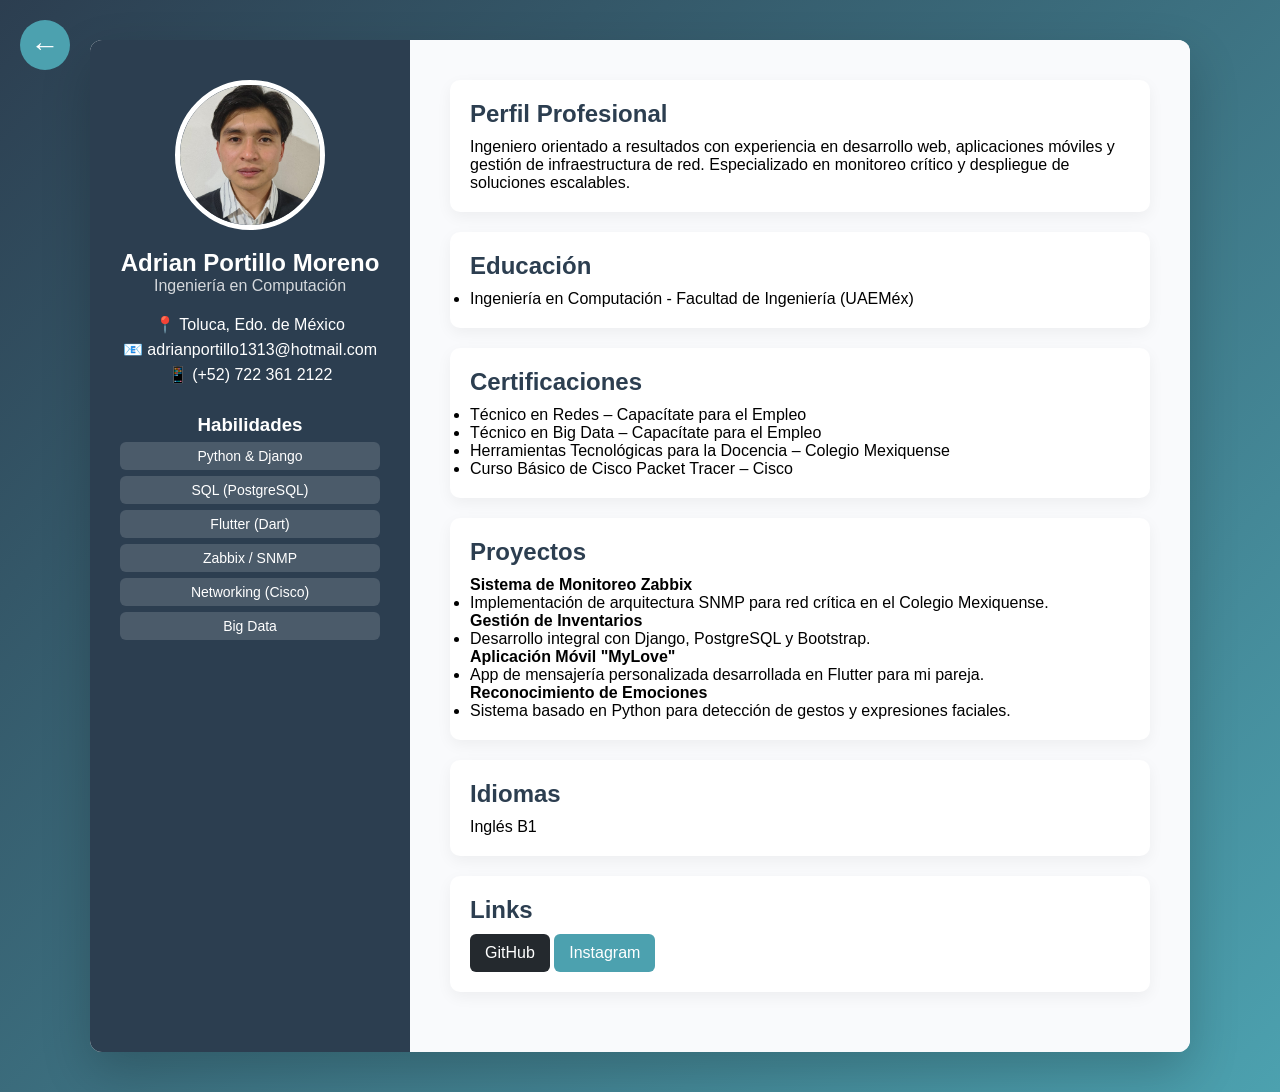
<file: cv/Adrian/index.html>
<!DOCTYPE html>
<html lang="es">

<head>
    <meta charset="UTF-8">
    <title>CV - Adrian Portillo Moreno</title>
    <link rel="stylesheet" href="../../css/styles.css">
    <meta name="viewport" content="width=device-width, initial-scale=1.0">
</head>

<body class="cv">

    <a href="../../index.html" class="back-btn" title="Regresar al Inicio">←</a>

    <div class="wrapper">

        <aside class="sidebar">
            <img src="../../img/adrian.jpg" alt="Foto de perfil" class="profile-pic">

            <h1 class="cv">Adrian Portillo Moreno</h1>
            <p class="role">Ingeniería en Computación</p>

            <div class="contact">
                <p>📍 Toluca, Edo. de México</p>
                <p>
                    <a href="mailto:adrianportillo1313@hotmail.com?subject=Contacto desde portafolio"
                        title="Enviar Correo">
                        📧 adrianportillo1313@hotmail.com
                    </a>
                </p>
                <p>📱 (+52) 722 361 2122</p>
            </div>

            <div class="skills">
                <h3>Habilidades</h3>
                <div class="skill">Python & Django</div>
                <div class="skill">SQL (PostgreSQL)</div>
                <div class="skill">Flutter (Dart)</div>
                <div class="skill">Zabbix / SNMP</div>
                <div class="skill">Networking (Cisco)</div>
                <div class="skill">Big Data</div>
            </div>
        </aside>

        <main class="content">

            <section class="card">
                <h2>Perfil Profesional</h2>
                <p>
                    Ingeniero orientado a resultados con experiencia en desarrollo web, aplicaciones móviles y gestión
                    de infraestructura de red.
                    Especializado en monitoreo crítico y despliegue de soluciones escalables.
                </p>
            </section>

            <section class="card">
                <h2>Educación</h2>
                <ul>
                    <li>Ingeniería en Computación - Facultad de Ingeniería (UAEMéx)</li>
                </ul>
            </section>

            <section class="card">
                <h2>Certificaciones</h2>
                <ul>
                    <li>Técnico en Redes – Capacítate para el Empleo</li>
                    <li>Técnico en Big Data – Capacítate para el Empleo</li>
                    <li>Herramientas Tecnológicas para la Docencia – Colegio Mexiquense</li>
                    <li>Curso Básico de Cisco Packet Tracer – Cisco</li>
                </ul>
            </section>

            <section class="card">
                <h2>Proyectos</h2>
                <p><strong>Sistema de Monitoreo Zabbix</strong></p>
                <ul>
                    <li>Implementación de arquitectura SNMP para red crítica en el Colegio Mexiquense.</li>
                </ul>
                <p><strong>Gestión de Inventarios</strong></p>
                <ul>
                    <li>Desarrollo integral con Django, PostgreSQL y Bootstrap.</li>
                </ul>
                <p><strong>Aplicación Móvil "MyLove"</strong></p>
                <ul>
                    <li>App de mensajería personalizada desarrollada en Flutter para mi pareja.</li>
                </ul>
                <p><strong>Reconocimiento de Emociones</strong></p>
                <ul>
                    <li>Sistema basado en Python para detección de gestos y expresiones faciales.</li>
                </ul>
            </section>

            <section class="card">
                <h2>Idiomas</h2>
                <p>Inglés B1</p>
            </section>

            <section class="card">
                <h2>Links</h2>
                <div class="links-container">
                    <a href="https://github.com/g3adrianportillomoreno-png" target="_blank" class="btn"
                        style="background-color: #24292e;">GitHub</a>
                    <a href="https://www.instagram.com/adrian.portillo10?igsh=azh4dW0zMWlueW1p" target="_blank"
                        class="btn">Instagram</a>
                </div>
            </section>

        </main>

    </div>

</body>

</html>
</file>
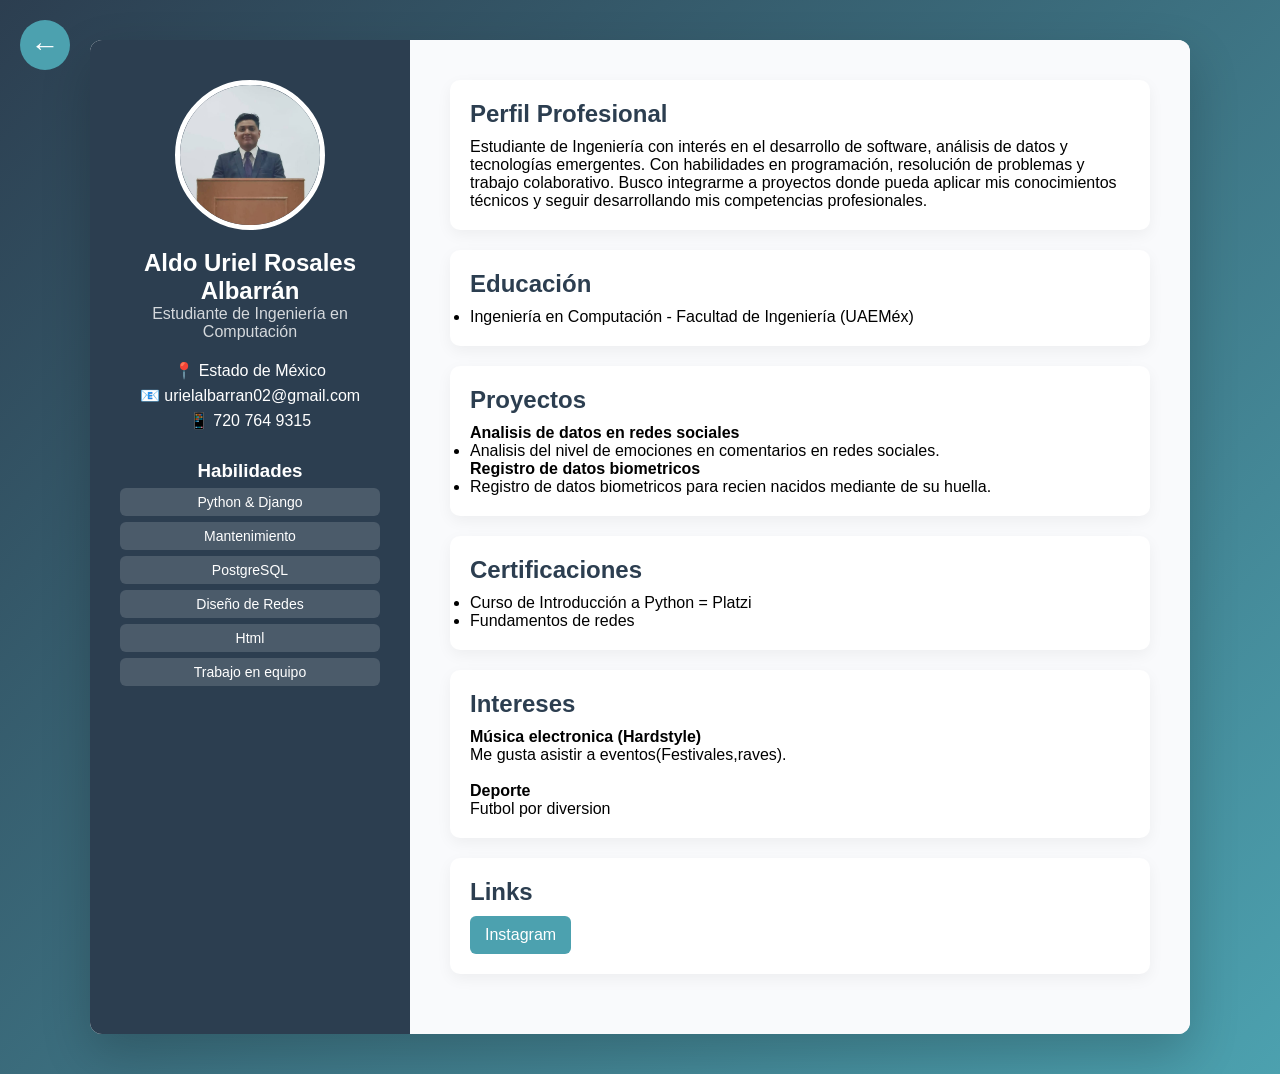
<file: cv/Aldo/index.html>
<!DOCTYPE html>
<html lang="es">
<head>
    <meta charset="UTF-8">
    <title>CV - Aldo Uriel Rosales Albarrán</title>
    <link rel="stylesheet" href="../../css/styles.css">
    <meta name="viewport" content="width=device-width, initial-scale=1.0">
</head>
<body class="cv">

<a href="../../index.html" class="back-btn">←</a>

<div class="wrapper">

    <aside class="sidebar">
        <img src="../../img/al2.jpg" alt="Foto de perfil" class="profile-pic" onerror="this.src='https://via.placeholder.com/150?text=Foto';">

        <h1 class="cv">Aldo Uriel Rosales Albarrán</h1>
        <p class="role">Estudiante de Ingeniería en Computación</p>

        <div class="contact">
            <p>📍 Estado de México</p>
            <p>
                <a href="mailto: urielalbarran02@gmail.com?subject=Contacto desde portafolio&body=Hola Aldo, vi tu portafolio..." title="Enviar Correo">
                    📧 urielalbarran02@gmail.com
                </a>
            </p>
            <p>📱 720 764 9315</p>
        </div>

        <div class="skills">
            <h3>Habilidades</h3>
            <div class="skill">Python & Django</div>
            <div class="skill">Mantenimiento</div>
            <div class="skill">PostgreSQL</div>
            <div class="skill">Diseño de Redes</div>
            <div class="skill">Html</div>
            <div class="skill">Trabajo en equipo</div>
        </div>
    </aside>

    <main class="content">

        <section class="card">
            <h2>Perfil Profesional</h2>
            <p>
                Estudiante de Ingeniería con interés en el desarrollo de software, análisis de datos y tecnologías emergentes. 
                Con habilidades en programación, resolución de problemas y trabajo colaborativo.
                Busco integrarme a proyectos donde pueda aplicar mis conocimientos técnicos y seguir desarrollando mis competencias profesionales.
            </p>
        </section>

        <section class="card">
                <h2>Educación</h2>
                <ul>
                    <li>Ingeniería en Computación - Facultad de Ingeniería (UAEMéx)</li>
                </ul>
            </section>

        <section class="card">
            <h2>Proyectos</h2>

            <p><strong>Analisis de datos en redes sociales</strong></p>
            <ul>
                <li>Analisis del nivel de emociones en comentarios en redes sociales. </li>
            </ul>

            <p><strong>Registro de datos biometricos</strong></p>
            <ul>
                <li>Registro de datos biometricos para recien nacidos mediante de su huella. 
                    
                </li>
            </ul>
        </section>

        <section class="card">
            <h2>Certificaciones</h2>
            <ul class="certifications">
                <li>Curso de Introducción a Python = Platzi</li>
                <li>Fundamentos de redes</li>
            </ul>
        </section>

        <section class="card">
            <h2>Intereses</h2>

            <div class="interest-item">
                <p><strong>Música electronica (Hardstyle)</strong></p>
                <p>Me gusta asistir a eventos(Festivales,raves).</p>
                
              
            </div>

            <br>

            <div class="interest-item">
                <p><strong>Deporte</strong></p>
                <p>Futbol por diversion </p>
            </div>
        </section>

        <section class="card">
            <h2>Links</h2>
            <div class="links-container">
            <a href="https://www.instagram.com/aldouriel312/" target="_blank"
                        class="btn">Instagram</a>
            </div>
        </section>

    </main>

</div>

</body>
</html>
</file>
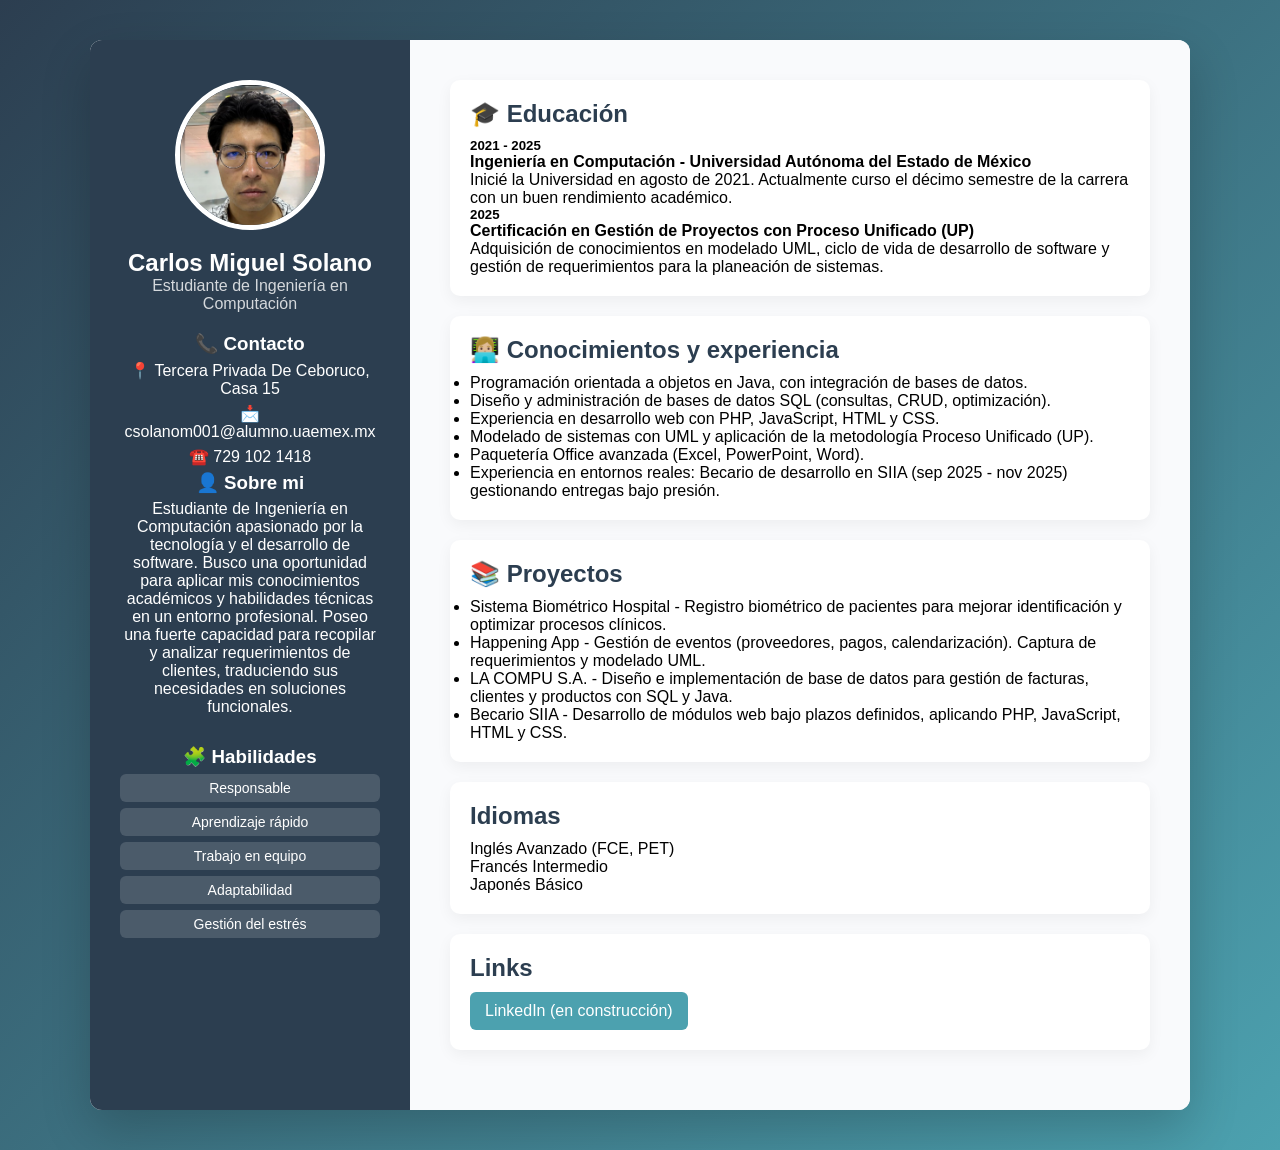
<file: cv/carlos/index.html>
<!DOCTYPE html>
<html lang="es">
<head>
    <meta charset="UTF-8">
    <title>CV - Carlos Miguel Solano</title>
    <link rel="stylesheet" href="../../css/styles.css">
    <meta name="viewport" content="width=device-width, initial-scale=1.0">
</head>
<body>

<div class="wrapper">

    <aside class="sidebar">
        <img src="../../img/CS.jpeg" alt="Foto de perfil" class="profile-pic">

        <h1>Carlos Miguel Solano</h1>
        <p class="role">Estudiante de Ingeniería en Computación</p>

        <div class="contact">
            <h3>📞 Contacto</h3>
            <p>📍 Tercera Privada De Ceboruco, Casa 15</p>
            <p>📩 csolanom001@alumno.uaemex.mx</p>
            <p>☎️ 729 102 1418</p>
        </div>

        <div class="contact">
            <h3>👤 Sobre mi</h3>
            <p>
                Estudiante de Ingeniería en Computación apasionado por la tecnología y el desarrollo de software. Busco una oportunidad para aplicar mis conocimientos académicos y habilidades técnicas en un entorno profesional. Poseo una fuerte capacidad para recopilar y analizar requerimientos de clientes, traduciendo sus necesidades en soluciones funcionales.
            </p>
        </div>

        <div class="skills">
            <h3>🧩 Habilidades</h3>
            <div class="skill">Responsable</div>
            <div class="skill">Aprendizaje rápido</div>
            <div class="skill">Trabajo en equipo</div>
            <div class="skill">Adaptabilidad</div>
            <div class="skill">Gestión del estrés</div>
        </div>
    </aside>

    <main class="content">

        <section class="card">
            <h2>🎓 Educación</h2>
            <h5>2021 - 2025</h5>
            <h4>Ingeniería en Computación - Universidad Autónoma del Estado de México</h4>
            <p>
                Inicié la Universidad en agosto de 2021. Actualmente curso el décimo semestre de la carrera con un buen rendimiento académico.
            </p>

            <h5> 2025</h5>
            <h4>Certificación en Gestión de Proyectos con Proceso Unificado (UP)</h4>
            <p>
                Adquisición de conocimientos en modelado UML, ciclo de vida de desarrollo de software y gestión de requerimientos para la planeación de sistemas.
            </p>
        </section>

        <section class="card">
            <h2>👩🏼‍💻 Conocimientos y experiencia</h2>
            <ul>
                <li>Programación orientada a objetos en Java, con integración de bases de datos.</li>
                <li>Diseño y administración de bases de datos SQL (consultas, CRUD, optimización).</li>
                <li>Experiencia en desarrollo web con PHP, JavaScript, HTML y CSS.</li>
                <li>Modelado de sistemas con UML y aplicación de la metodología Proceso Unificado (UP).</li>
                <li>Paquetería Office avanzada (Excel, PowerPoint, Word).</li>
                <li>Experiencia en entornos reales: Becario de desarrollo en SIIA (sep 2025 - nov 2025) gestionando entregas bajo presión.</li>
            </ul>
        </section>

        <section class="card">
            <h2>📚 Proyectos</h2>
            <ul>
                <li>Sistema Biométrico Hospital - Registro biométrico de pacientes para mejorar identificación y optimizar procesos clínicos.</li>
                <li>Happening App - Gestión de eventos (proveedores, pagos, calendarización). Captura de requerimientos y modelado UML.</li>
                <li>LA COMPU S.A. - Diseño e implementación de base de datos para gestión de facturas, clientes y productos con SQL y Java.</li>
                <li>Becario SIIA - Desarrollo de módulos web bajo plazos definidos, aplicando PHP, JavaScript, HTML y CSS.</li>
            </ul>
        </section>

        <section class="card">
            <h2>Idiomas</h2>
            <p>Inglés Avanzado (FCE, PET)</p>
            <p>Francés Intermedio</p>
            <p>Japonés Básico</p>
        </section>

        <section class="card">
            <h2>Links</h2>
            <a href="#" target="_blank" class="btn">LinkedIn (en construcción)</a>
        </section>

    </main>

</div>

</body>
</html>
</file>
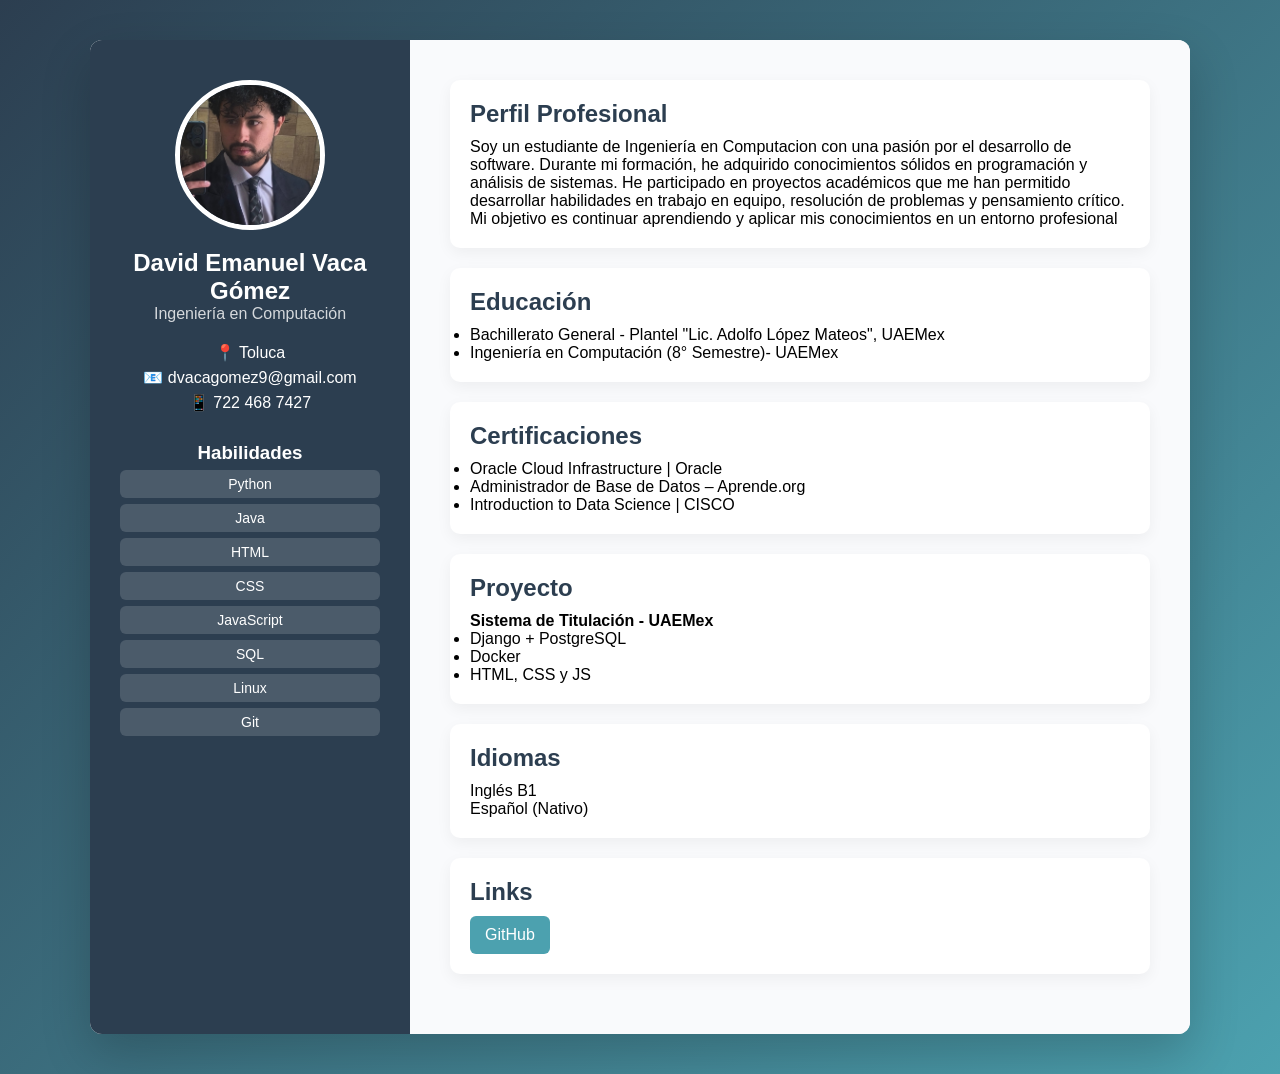
<file: cv/David/index.html>
<!DOCTYPE html>
<html lang="es">
<head>
    <meta charset="UTF-8">
    <title>CV - David Emanuel Vaca Gómez</title>
    <link rel="stylesheet" href="../../css/styles.css">
    <meta name="viewport" content="width=device-width, initial-scale=1.0">
</head>
<body class="cv">

<div class="wrapper">

    <aside class="sidebar">
        <img src="../../img/david.jpeg" alt="Foto de perfil" class="profile-pic">

        <h1 class="cv">David Emanuel Vaca Gómez</h1>
        <p class="role">Ingeniería en Computación</p>

        <div class="contact">
            <p>📍 Toluca</p>
            <p>📧 dvacagomez9@gmail.com</p>
            <p>📱 722 468 7427</p>
        </div>

        <div class="skills">
            <h3>Habilidades</h3>
            <div class="skill">Python</div>
            <div class="skill">Java</div>
            <div class="skill">HTML</div>
            <div class="skill">CSS</div>
            <div class="skill">JavaScript</div>
            <div class="skill">SQL</div>
            <div class="skill">Linux</div>
            <div class="skill">Git</div>
        </div>
    </aside>

    <main class="content">

        <section class="card">
            <h2>Perfil Profesional</h2>
            <p>
                Soy un estudiante de Ingeniería en Computacion
                con una pasión por el desarrollo de software.
                Durante mi formación, he adquirido conocimientos
                sólidos en programación y análisis de sistemas. He
                participado en proyectos académicos que me han
                permitido desarrollar habilidades en trabajo en
                equipo, resolución de problemas y pensamiento
                crítico. Mi objetivo es continuar aprendiendo y
                aplicar mis conocimientos en un entorno profesional 
            </p>
        </section>

        <section class="card">
            <h2>Educación</h2>
            <ul>
                <li>Bachillerato General - Plantel "Lic. Adolfo López Mateos", UAEMex</li>
                <li>Ingeniería en Computación (8° Semestre)- UAEMex</li>
            </ul>
        </section>

        <section class="card">
            <h2>Certificaciones</h2>
            <ul>
                <li>Oracle Cloud Infrastructure | Oracle</li>
                <li>Administrador de Base de Datos – Aprende.org</li>
                <li>Introduction to Data Science | CISCO</li>
            </ul>
        </section>

        <section class="card">
            <h2>Proyecto</h2>
            <p><strong>Sistema de Titulación - UAEMex</strong></p>
            <ul>
                <li>Django + PostgreSQL</li>
                <li>Docker</li>
                <li>HTML, CSS y JS</li>
            </ul>
        </section>

        <section class="card">
            <h2>Idiomas</h2>
            <p>Inglés B1</p>
            <p>Español (Nativo)</p>
        </section>

        <section class="card">
            <h2>Links</h2>
            <a href="https://github.com/Emanuel5604" target="_blank" class="btn">GitHub</a>
        </section>

    </main>

</div>

</body>
</html>
</file>
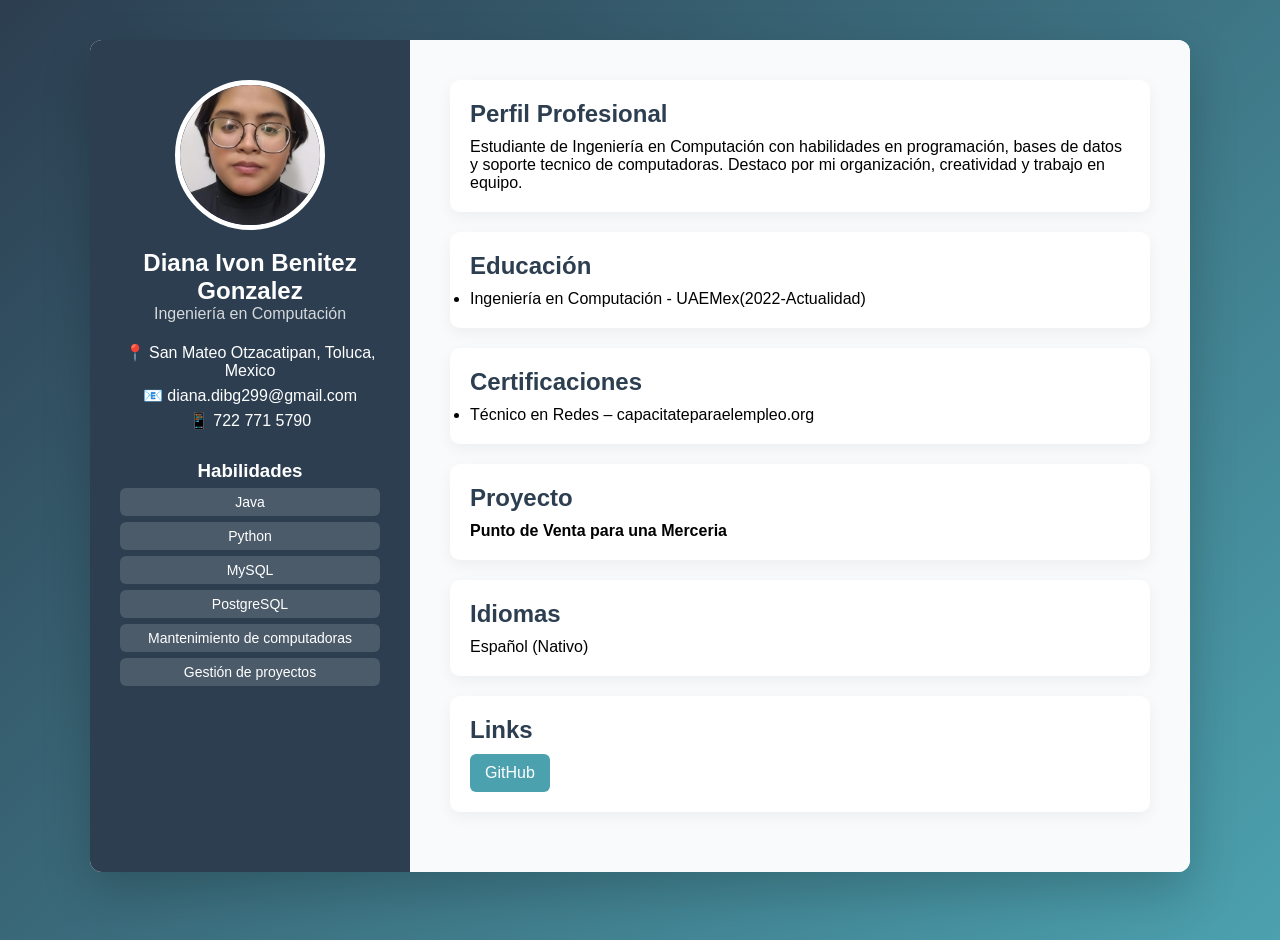
<file: cv/dibg/index.html>
<!DOCTYPE html>
<html lang="es">
<head>
    <meta charset="UTF-8">
    <title>CV - Diana</title>
    <link rel="stylesheet" href="../../css/styles.css">
    <meta name="viewport" content="width=device-width, initial-scale=1.0">
</head>
<body>

<div class="wrapper">

    <aside class="sidebar">
        <img src="../../img/dibg.jpeg" alt="Foto de perfil" class="profile-pic">

        <h1>Diana Ivon Benitez Gonzalez</h1>
        <p class="role">Ingeniería en Computación</p>

        <div class="contact">
            <p>📍 San Mateo Otzacatipan, Toluca, Mexico</p>
            <p>📧 diana.dibg299@gmail.com</p>
            <p>📱 722 771 5790</p>
        </div>

        <div class="skills">
            <h3>Habilidades</h3>
            <div class="skill">Java</div>
            <div class="skill">Python</div>
            <div class="skill">MySQL</div>
            <div class="skill">PostgreSQL</div>
            <div class="skill">Mantenimiento de computadoras</div>
            <div class="skill">Gestión de proyectos</div>
        </div>
    </aside>

    <main class="content">

        <section class="card">
            <h2>Perfil Profesional</h2>
            <p>
                Estudiante de Ingeniería en Computación con habilidades en programación, bases de datos 
                y soporte tecnico de computadoras. 
                Destaco por mi organización, creatividad y trabajo en equipo.
            </p>
        </section>

        <section class="card">
            <h2>Educación</h2>
            <ul>
                <li>Ingeniería en Computación - UAEMex(2022-Actualidad)</li>
            </ul>
        </section>

        <section class="card">
            <h2>Certificaciones</h2>
            <ul>
                <li>Técnico en Redes – capacitateparaelempleo.org</li>
            </ul>
        </section>

        <section class="card">
            <h2>Proyecto</h2>
            <p><strong>Punto de Venta para una Merceria</strong></p>
        </section>

        <section class="card">
            <h2>Idiomas</h2>
            <p>Español (Nativo)</p>
        </section>

        <section class="card">
            <h2>Links</h2>
            <a href="https://github.com/DDD989" target="_blank" class="btn">GitHub</a>
        </section>

    </main>

</div>

</body>
</html>
</file>
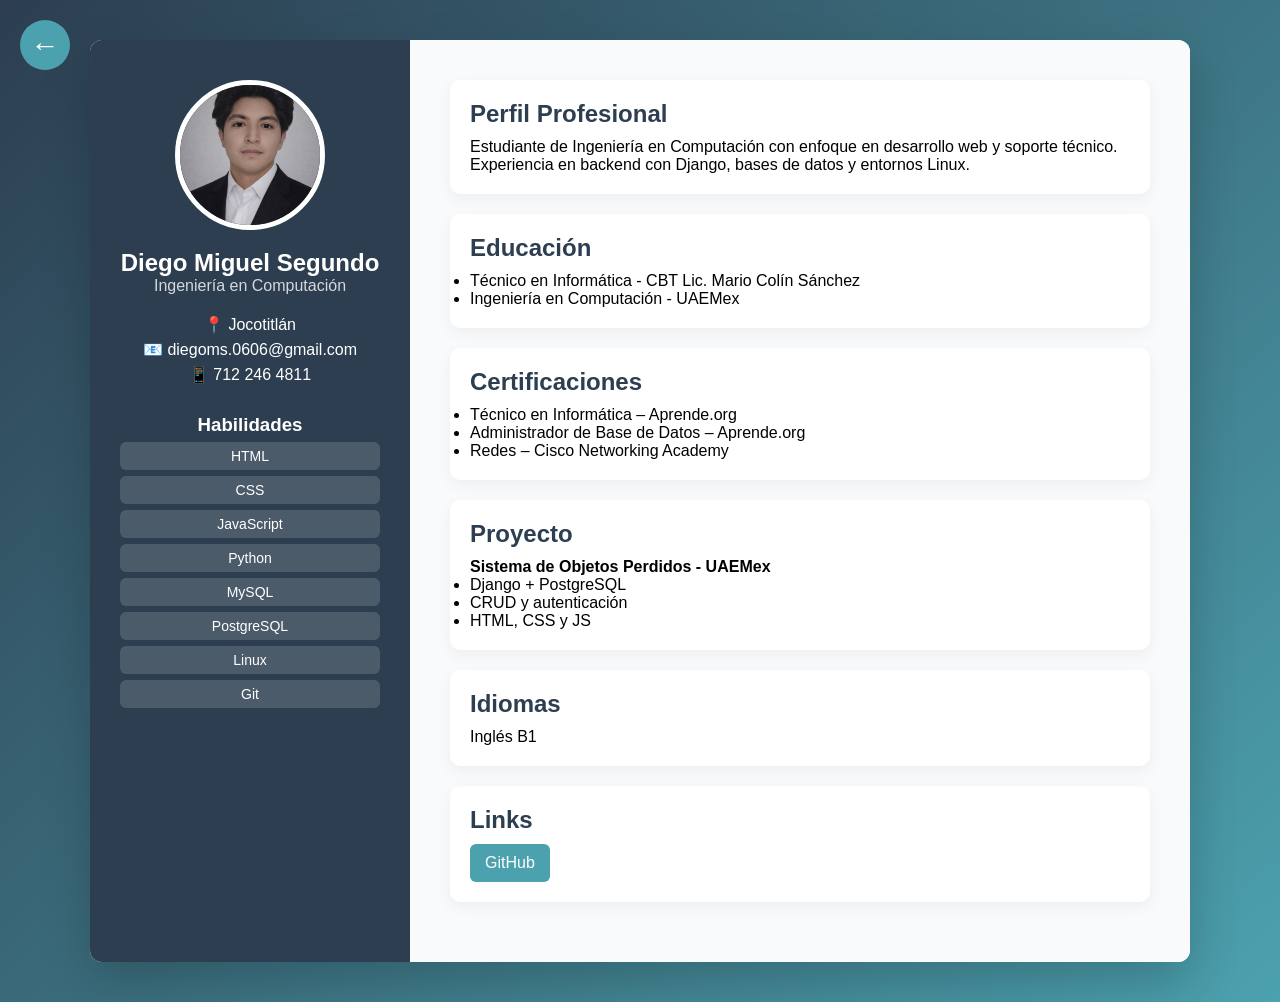
<file: cv/dms/index.html>
<!DOCTYPE html>
<html lang="es">
<head>
    <meta charset="UTF-8">
    <title>CV - Diego Miguel Segundo</title>
    <link rel="stylesheet" href="../../css/styles.css">
    <meta name="viewport" content="width=device-width, initial-scale=1.0">
</head>
<body class="cv">

<a href="../../index.html" class="back-btn">←</a>

<div class="wrapper">

    <aside class="sidebar">
        <img src="../../img/dms.png" alt="Foto de perfil" class="profile-pic">

        <h1 class="cv">Diego Miguel Segundo</h1>
        <p class="role">Ingeniería en Computación</p>

        <div class="contact">
            <p>📍 Jocotitlán</p>
            <p>
                <a href="mailto:diegoms.0606@gmial.com?subject=Contacto desde portafolio&body=Hola Diego, vi tu portafolio..." title="Enviar Correo">
                    📧 diegoms.0606@gmail.com
                </a>
            </p>
            <p>📱 712 246 4811</p>
        </div>

        <div class="skills">
            <h3>Habilidades</h3>
            <div class="skill">HTML</div>
            <div class="skill">CSS</div>
            <div class="skill">JavaScript</div>
            <div class="skill">Python</div>
            <div class="skill">MySQL</div>
            <div class="skill">PostgreSQL</div>
            <div class="skill">Linux</div>
            <div class="skill">Git</div>
        </div>
    </aside>

    <main class="content">

        <section class="card">
            <h2>Perfil Profesional</h2>
            <p>
                Estudiante de Ingeniería en Computación con enfoque en desarrollo web y soporte técnico.
                Experiencia en backend con Django, bases de datos y entornos Linux.
            </p>
        </section>

        <section class="card">
            <h2>Educación</h2>
            <ul>
                <li>Técnico en Informática - CBT Lic. Mario Colín Sánchez</li>
                <li>Ingeniería en Computación - UAEMex</li>
            </ul>
        </section>

        <section class="card">
            <h2>Certificaciones</h2>
            <ul class="certifications">
                <li>
                    <a href="https://aprende.org/verifica/4a13b290-82af-4524-8d25-bfb32c91bf1a/846f1028-3b43-49dd-b954-496bd0d6ebca" target="_blank" title="Certificado">
                        Técnico en Informática – Aprende.org
                    </a>
                </li>
                <li>
                    <a href="https://aprende.org/verifica/4a13b290-82af-4524-8d25-bfb32c91bf1a/bb52b058-44e5-4719-a32a-39337d601a88" target="_blank" title="Certificado">
                        Administrador de Base de Datos – Aprende.org
                    </a>
                </li>
                <li>
                    <a href="https://www.credly.com/badges/f914c578-de90-4659-85e1-2e0e8f6e10b1" target="_blank" title="Certificado">
                        Redes – Cisco Networking Academy
                    </a>
                </li>
            </ul>
        </section>

        <section class="card">
            <h2>Proyecto</h2>
            <p><strong>Sistema de Objetos Perdidos - UAEMex</strong></p>
            <ul>
                <li>Django + PostgreSQL</li>
                <li>CRUD y autenticación</li>
                <li>HTML, CSS y JS</li>
            </ul>
        </section>

        <section class="card">
            <h2>Idiomas</h2>
            <p>Inglés B1</p>
        </section>

        <section class="card">
            <h2>Links</h2>
            <a href="https://github.com/DiegoMS0606" target="_blank" class="btn">GitHub</a>
        </section>

    </main>

</div>

</body>
</html>
</file>
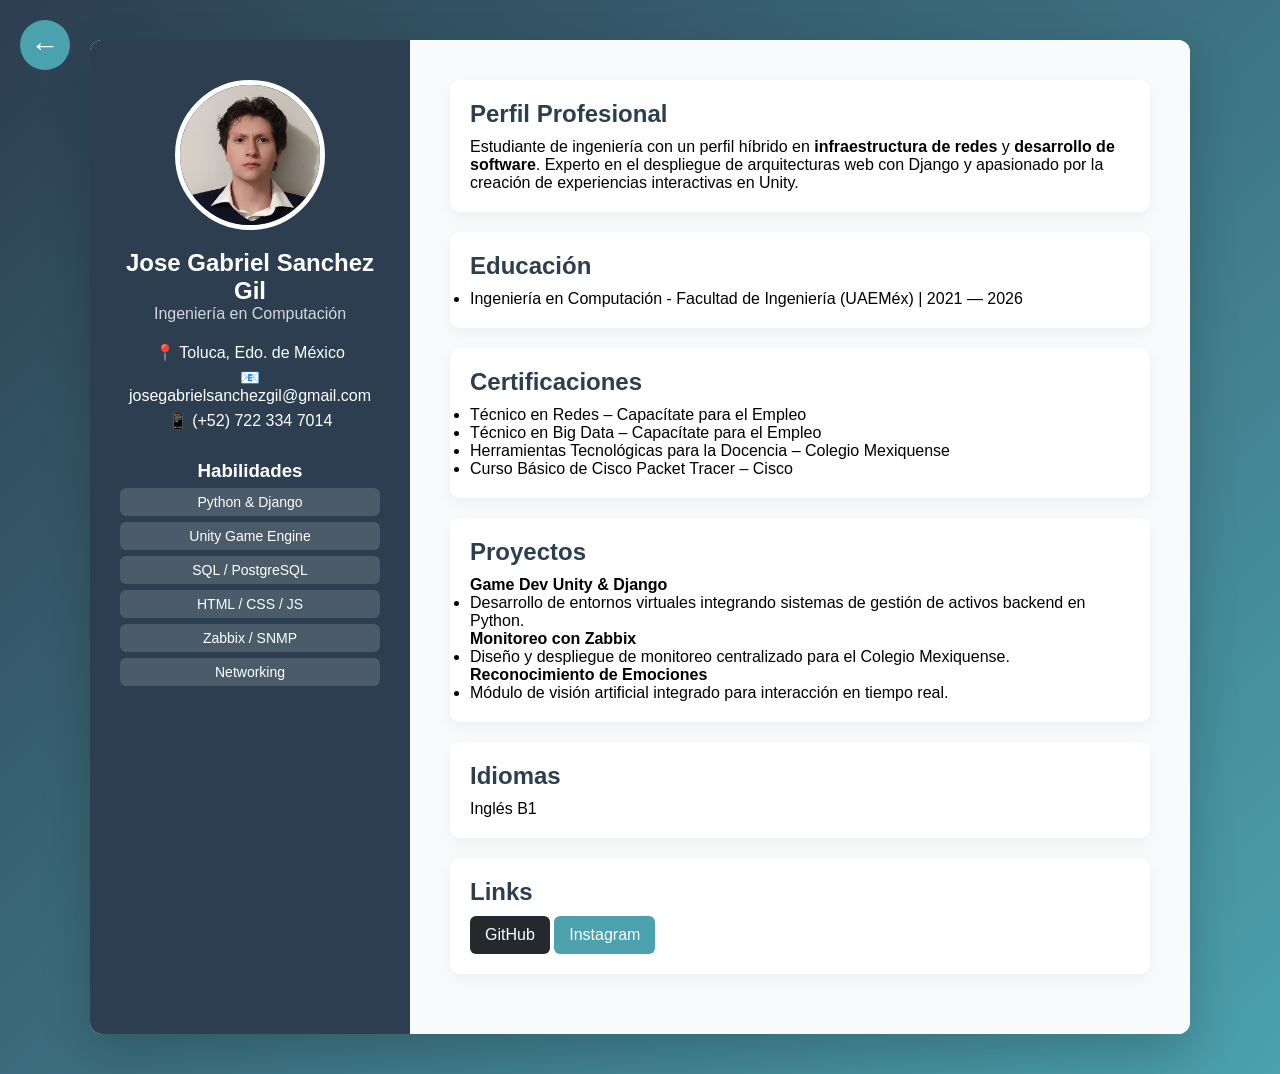
<file: cv/Gabriel/index.html>
<!DOCTYPE html>
<html lang="es">

<head>
    <meta charset="UTF-8">
    <title>CV - Jose Gabriel Sanchez Gil</title>
    <link rel="stylesheet" href="../../css/styles.css">
    <meta name="viewport" content="width=device-width, initial-scale=1.0">
</head>

<body class="cv">

    <a href="../../index.html" class="back-btn" title="Regresar al Inicio">←</a>

    <div class="wrapper">

        <aside class="sidebar">
            <img src="../../img/gabo.jpg" alt="Foto de perfil de Gabriel" class="profile-pic">

            <h1 class="cv">Jose Gabriel Sanchez Gil</h1>
            <p class="role">Ingeniería en Computación</p>

            <div class="contact">
                <p>📍 Toluca, Edo. de México</p>
                <p>
                    <a href="mailto:josegabrielsanchezgil@gmail.com?subject=Contacto desde portafolio"
                        title="Enviar Correo">
                        📧 josegabrielsanchezgil@gmail.com
                    </a>
                </p>
                <p>📱 (+52) 722 334 7014</p>
            </div>

            <div class="skills">
                <h3>Habilidades</h3>
                <div class="skill">Python & Django</div>
                <div class="skill">Unity Game Engine</div>
                <div class="skill">SQL / PostgreSQL</div>
                <div class="skill">HTML / CSS / JS</div>
                <div class="skill">Zabbix / SNMP</div>
                <div class="skill">Networking</div>
            </div>
        </aside>

        <main class="content">

            <section class="card">
                <h2>Perfil Profesional</h2>
                <p>
                    Estudiante de ingeniería con un perfil híbrido en <strong>infraestructura de redes</strong> y
                    <strong>desarrollo de software</strong>. Experto en el despliegue de arquitecturas web con Django y
                    apasionado por la creación de experiencias interactivas en Unity.
                </p>
            </section>

            <section class="card">
                <h2>Educación</h2>
                <ul>
                    <li>Ingeniería en Computación - Facultad de Ingeniería (UAEMéx) | 2021 — 2026</li>
                </ul>
            </section>

            <section class="card">
                <h2>Certificaciones</h2>
                <ul>
                    <li>Técnico en Redes – Capacítate para el Empleo</li>
                    <li>Técnico en Big Data – Capacítate para el Empleo</li>
                    <li>Herramientas Tecnológicas para la Docencia – Colegio Mexiquense</li>
                    <li>Curso Básico de Cisco Packet Tracer – Cisco</li>
                </ul>
            </section>

            <section class="card">
                <h2>Proyectos</h2>
                <p><strong>Game Dev Unity & Django</strong></p>
                <ul>
                    <li>Desarrollo de entornos virtuales integrando sistemas de gestión de activos backend en Python.
                    </li>
                </ul>
                <p><strong>Monitoreo con Zabbix</strong></p>
                <ul>
                    <li>Diseño y despliegue de monitoreo centralizado para el Colegio Mexiquense.</li>
                </ul>
                <p><strong>Reconocimiento de Emociones</strong></p>
                <ul>
                    <li>Módulo de visión artificial integrado para interacción en tiempo real.</li>
                </ul>
            </section>

            <section class="card">
                <h2>Idiomas</h2>
                <p>Inglés B1</p>
            </section>

            <section class="card">
                <h2>Links</h2>
                <div class="links-container">
                    <a href="https://github.com/gabosanchz" target="_blank" class="btn"
                        style="background-color: #24292e;">GitHub</a>
                    <a href="https://www.instagram.com/gaboo_sanchz?igsh=YjBrcDdhbGZkbjYw" target="_blank"
                        class="btn">Instagram</a>
                </div>
            </section>

        </main>

    </div>

</body>

</html>
</file>
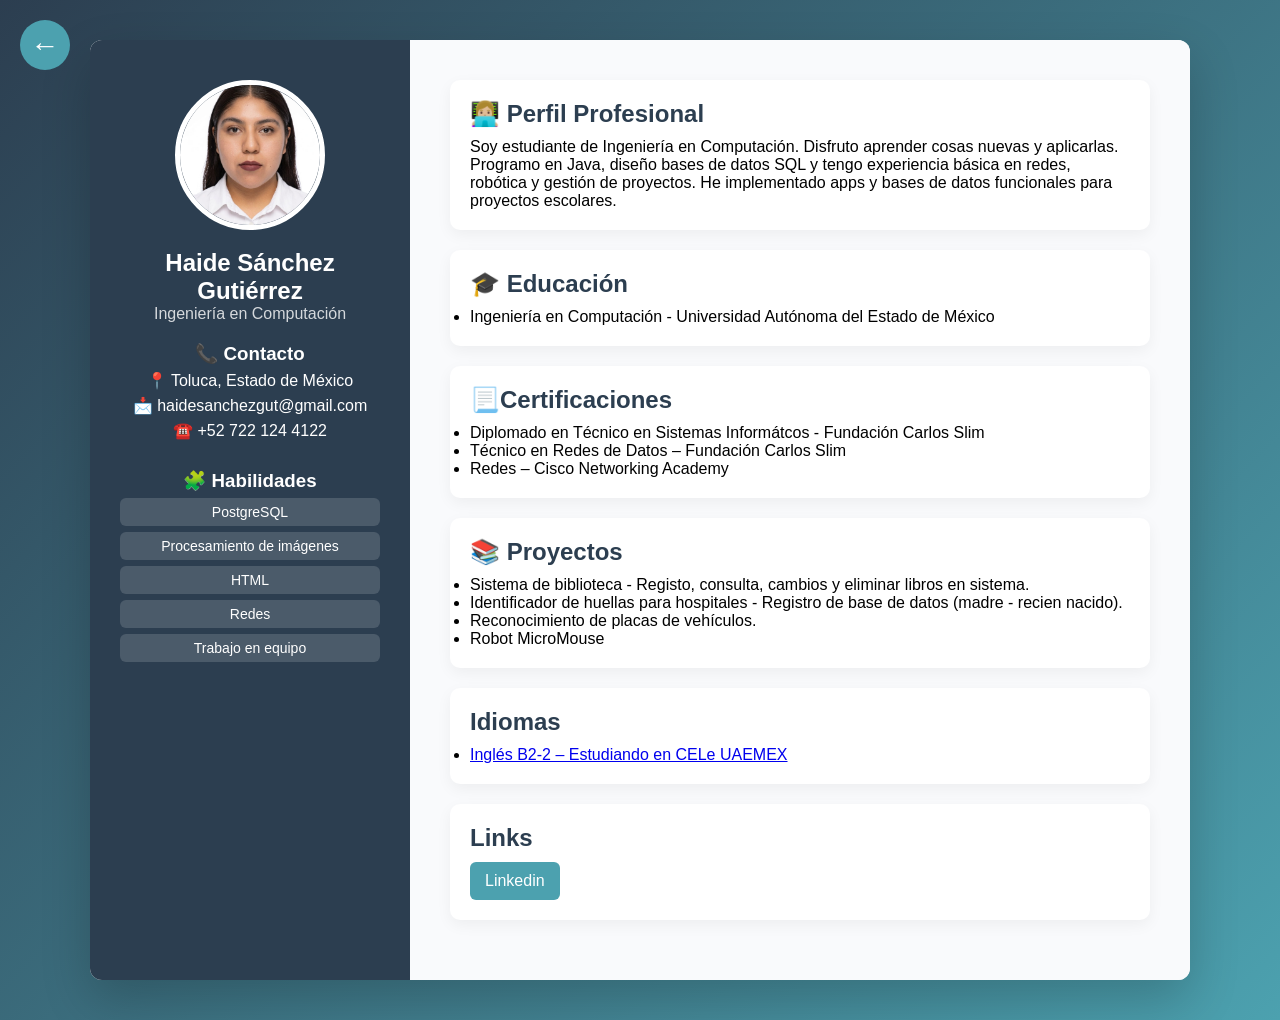
<file: cv/Haide/index.html>
<!DOCTYPE html>
<html lang="es">
<head>
    <meta charset="UTF-8">
    <title>CV - Haide Sánchez Gutiérrez</title>
    <link rel="stylesheet" href="../../css/styles.css">
    <meta name="viewport" content="width=device-width, initial-scale=1.0">
</head>
<body class = "cv">

<a href="../../index.html" class="back-btn">←</a>

<div class="wrapper">

    <aside class="sidebar">
        <img src="../../img/hsg.png" alt="Foto de perfil" class="profile-pic">

        <h1>Haide Sánchez Gutiérrez</h1>
        <p class="role">Ingeniería en Computación</p>

        <div class="contact">
            <h3>📞 Contacto</h3>
            <p>📍 Toluca, Estado de México</p>
            <p>
                <a href="mailto:haidesanchezgut@gmail.com?subject=Contacto desde portafolio&body=Hola, Haide. Vi tu portafolio..." title="Enviar Correo">
                    📩 haidesanchezgut@gmail.com
                </a>
            </p>
            <p>☎️ +52 722 124 4122</p>
        </div>

        <div class="skills">
            <h3>🧩 Habilidades</h3>
            <div class="skill">PostgreSQL</div>
            <div class="skill">Procesamiento de imágenes</div>
            <div class="skill">HTML</div>
            <div class="skill">Redes</div>
            <div class="skill">Trabajo en equipo</div>
        </div>
    </aside>

    <main class="content">

        <section class="card">
            <h2>👩🏼‍💻 Perfil Profesional</h2>
            <p>
                Soy estudiante de Ingeniería en Computación. Disfruto aprender cosas nuevas y aplicarlas.
                Programo en Java, diseño bases de datos SQL y tengo experiencia básica en redes, robótica 
                y gestión de proyectos. He implementado apps y bases de datos funcionales para proyectos escolares.

            </p>
        </section>
        
        <section class="card">
            <h2>🎓 Educación</h2>
            <ul>
                <li>Ingeniería en Computación - Universidad Autónoma del Estado de México</li>
            </ul>
        </section>

        <section class="card">
            <h2>📃Certificaciones</h2>
            <ul class="certifications">
                <li>
                    <a href="https://capacitateparaelempleo.org/verifica/f9bfe37f-e598-497b-b90b-fe13c96d1dd9/bc784951-6669-4ef3-b364-50f86ab0abe7" target="_blank" title="Certificado">
                        Diplomado en Técnico en Sistemas Informátcos - Fundación Carlos Slim
                    </a>
                </li>
                <li>
                    <a href="https://capacitateparaelempleo.org/verifica/f9bfe37f-e598-497b-b90b-fe13c96d1dd9/3834ebbe-5789-4309-9e70-a3b6db85af6a" target="_blank" title="Certificado">
                        Técnico en Redes de Datos – Fundación Carlos Slim
                    </a>
                </li>
                <li>
                    <a href="https://www.credly.com/badges/9b8579fb-2a6e-4bb2-8d5b-84e147393874" target="_blank" title="Certificado">
                        Redes – Cisco Networking Academy
                    </a>
                </li>
            </ul>
        </section>

        <section class="card">
            <h2>📚 Proyectos</h2>
            <ul>
                <li>Sistema de biblioteca - Registo, consulta, cambios y eliminar libros en sistema.</li>
                <li>Identificador de huellas para hospitales - Registro de base de datos (madre - recien nacido).</li>
                <li>Reconocimiento de placas de vehículos.</li>
                <li>Robot MicroMouse</li>
            </ul>
        </section>

        <section class="card">
            <h2>Idiomas</h2>
            <ul>
                <li>
                    <a href="https://drive.google.com/file/d/1y1_iO9tR5ZZF-GocOnYdW8sTRSx3-oM5/view?usp=sharing" target="_blank" title="Trayectoria">
                    Inglés B2-2 – Estudiando en CELe UAEMEX
                    </a>
                </li>
            </ul>
        </section>

        <section class="card">
            <h2>Links</h2>
            <a href="https://www.linkedin.com/in/haide-s%C3%A1nchez-guti%C3%A9rrez-89a98733a/" target="_blank" class="btn">Linkedin</a>
        </section>

    </main>

</div>

</body>
</html>
</file>
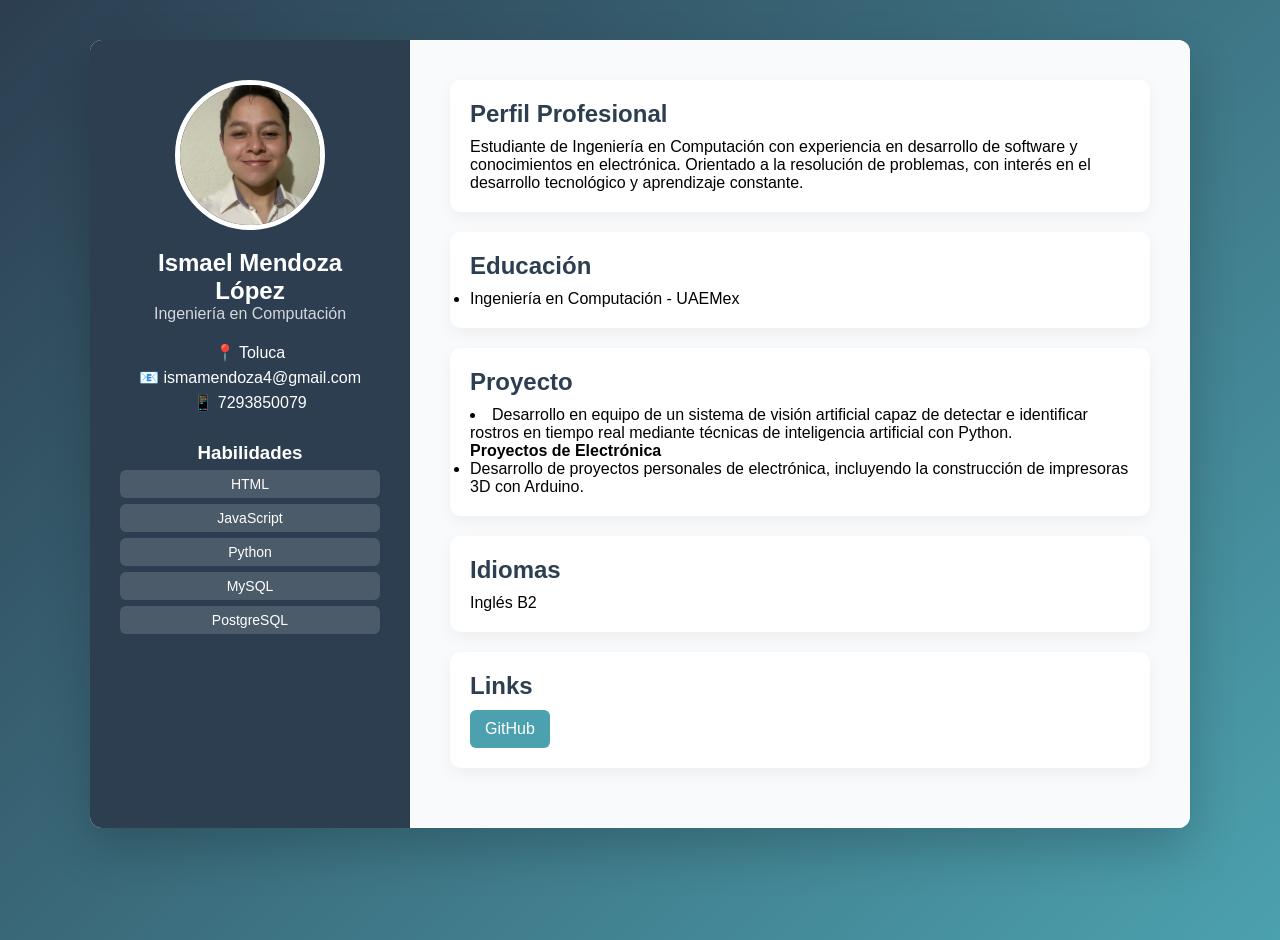
<file: cv/Ismael/index.html>
<!DOCTYPE html>
<html lang="es">
<head>
    <meta charset="UTF-8">
    <title>CV - Ismael Mendoza López</title>
    <link rel="stylesheet" href="../../css/styles.css">
    <meta name="viewport" content="width=device-width, initial-scale=1.0">
</head>
<body>

<div class="wrapper">

    <aside class="sidebar">
        <img src="../../img/ismael.jpg" alt="Foto de perfil" class="profile-pic">

        <h1>Ismael Mendoza López</h1>
        <p class="role">Ingeniería en Computación</p>

        <div class="contact">
            <p>📍 Toluca</p>
             <p>
    <a href="mailto:ismamendoza4@gmail.com?subject=Contacto desde portafolio" title="Enviar Correo">
        📧 ismamendoza4@gmail.com
    </a>
</p>
            <p>📱 7293850079</p>
        </div>

        <div class="skills">
            <h3>Habilidades</h3>
            <div class="skill">HTML</div>
            <div class="skill">JavaScript</div>
            <div class="skill">Python</div>
            <div class="skill">MySQL</div>
            <div class="skill">PostgreSQL</div>
        </div>
    </aside>

    <main class="content">

        <section class="card">
            <h2>Perfil Profesional</h2>
            <p>
                Estudiante de Ingeniería en Computación con experiencia en desarrollo de software y conocimientos en electrónica. Orientado a la resolución de problemas, con interés en el desarrollo tecnológico y aprendizaje constante.
            </p>
        </section>

        <section class="card">
            <h2>Educación</h2>
            <ul>
                <li>Ingeniería en Computación - UAEMex</li>
            </ul>
        </section>

       
       

        <section class="card">
            <h2>Proyecto</h2>
            <li>Desarrollo en equipo de un sistema de visión artificial capaz de detectar e identificar rostros en tiempo real mediante técnicas de inteligencia artificial con Python.</strong></p>
            <p><strong>Proyectos de Electrónica</strong></p>
<ul>
    <li>Desarrollo de proyectos personales de electrónica, incluyendo la construcción de impresoras 3D con Arduino.</li>
</ul>
                <ul>

            </ul>
        </section>

        <section class="card">
            <h2>Idiomas</h2>
            <p>Inglés B2</p>
        </section>

        <section class="card">
            <h2>Links</h2>
            <a href="https://github.com/ismamendoza4" target="_blank" class="btn">GitHub</a>
        </section>

    </main>

</div>

</body>
</html>
</file>
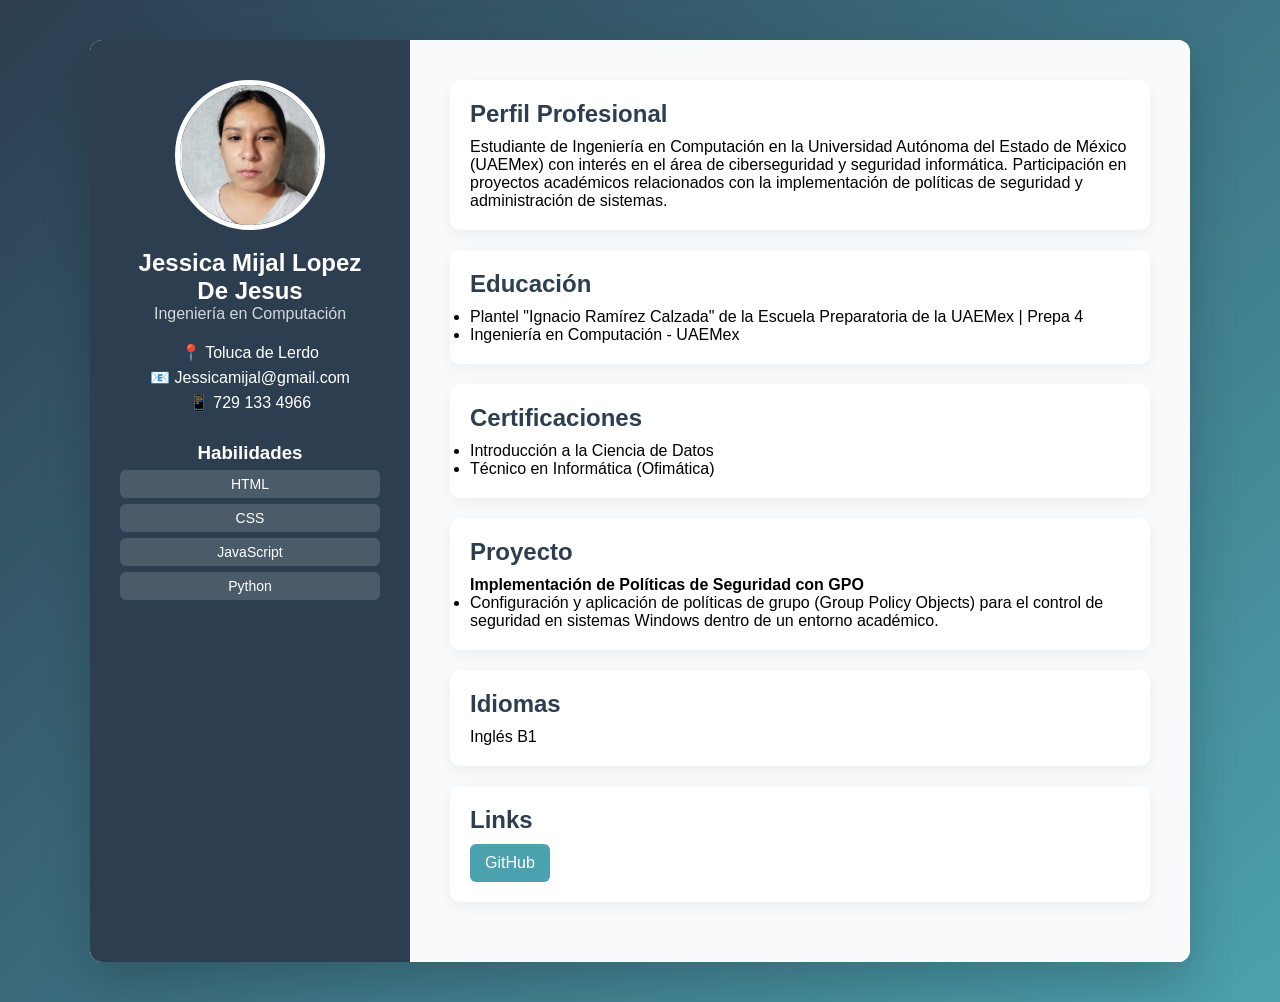
<file: cv/Mijal/index.html>
<!DOCTYPE html>
<html lang="es">
<head>
    <meta charset="UTF-8">
    <title>CV - Jessica Mijal Lopez De Jesus</title>
    <link rel="stylesheet" href="../../css/styles.css">
    <meta name="viewport" content="width=device-width, initial-scale=1.0">
</head>
<body>

<div class="wrapper">

    <aside class="sidebar">
        <img src="../../img/Mijal.png" alt="Foto de perfil" class="profile-pic">

        <h1>Jessica Mijal Lopez De Jesus</h1>
        <p class="role">Ingeniería en Computación</p>

        <div class="contact">
            <p>📍 Toluca de Lerdo</p>
            <p>📧 Jessicamijal@gmail.com</p>
            <p>📱 729 133 4966</p>
        </div>

        <div class="skills">
            <h3>Habilidades</h3>
            <div class="skill">HTML</div>
            <div class="skill">CSS</div>
            <div class="skill">JavaScript</div>
            <div class="skill">Python</div>
        </div>
    </aside>

    <main class="content">

        <section class="card">
            <h2>Perfil Profesional</h2>
            <p>
                Estudiante de Ingeniería en Computación en la Universidad Autónoma del Estado de México (UAEMex) con interés en el área 
                de ciberseguridad y seguridad informática.
                Participación en proyectos académicos relacionados con la implementación de políticas de seguridad y administración 
                de sistemas.
            </p>
        </section>

        <section class="card">
            <h2>Educación</h2>
            <ul>
                <li>Plantel "Ignacio Ramírez Calzada" de la Escuela Preparatoria de la UAEMex | Prepa 4</li>
                <li>Ingeniería en Computación - UAEMex</li>
            </ul>
        </section>

        <section class="card">
            <h2>Certificaciones</h2>
            <ul>
                <li>Introducción a la Ciencia de Datos</li>
                <li>Técnico en Informática (Ofimática)</li>
            </ul>
        </section>

        <section class="card">
            <h2>Proyecto</h2>
            <p><strong>Implementación de Políticas de Seguridad con GPO</strong></p>
            <ul>
                <li>Configuración y aplicación de políticas de grupo (Group Policy Objects) 
                para el control de seguridad en sistemas Windows dentro de un entorno académico.</li>
            </ul>
        </section>

        <section class="card">
            <h2>Idiomas</h2>
            <p>Inglés B1</p>
        </section>

        <section class="card">
            <h2>Links</h2>
            <a href="https://github.com/JessicaMijal" target="_blank" class="btn">GitHub</a>
        </section>

    </main>

</div>

</body>
</html>
</file>
<file: css/styles.css>
* {
    margin: 0;
    padding: 0;
    box-sizing: border-box;
}

body {
    font-family: 'Segoe UI', sans-serif;
    background: linear-gradient(135deg, #2c3e50, #4ca1af);
    min-height: 100vh;
}


/* LAYOUT */

.wrapper {
    display: flex;
    max-width: 1100px;
    margin: 40px auto;
    background: white;
    border-radius: 12px;
    overflow: hidden;
    box-shadow: 0 20px 50px rgba(0,0,0,0.2);
}

/* SIDEBAR */

.sidebar {
    background: #2c3e50;
    color: white;
    width: 320px;
    padding: 40px 30px;
    text-align: center;
}
.sidebar a{
    color: white;
}

.profile-pic {
    width: 150px;
    height: 150px;
    border-radius: 50%;
    object-fit: cover;
    border: 5px solid white;
    margin-bottom: 15px;
}

.role {
    opacity: 0.8;
    margin-bottom: 20px;
}

.contact p, .contact a {
    margin: 6px 0;
    text-decoration: none;
}

/* SKILLS */

.skills {
    margin-top: 30px;
}

.skill {
    background: rgba(255,255,255,0.15);
    margin: 6px 0;
    padding: 6px;
    border-radius: 6px;
    font-size: 14px;
}

/* CONTENT */

.content {
    flex: 1;
    padding: 40px;
    background: #f9fafc;
}

.card {
    background: white;
    padding: 20px;
    margin-bottom: 20px;
    border-radius: 10px;
    box-shadow: 0 5px 15px rgba(0,0,0,0.05);
}

.card .certifications a{
    text-decoration: none;
    color: black;
}

h2 {
    margin-bottom: 10px;
    color: #2c3e50;
}

/* BUTTON */

.btn {
    display: inline-block;
    padding: 10px 15px;
    background: #4ca1af;
    color: white;
    border-radius: 6px;
    text-decoration: none;
    transition: 0.3s;
}

.btn:hover {
    background: #2c3e50;
}

.back-btn {
    position: fixed;
    top: 20px;
    left: 20px;
    background: #4ca1af;
    color: white;

    width: 50px;
    height: 50px;

    display: flex;
    align-items: center;
    justify-content: center;

    border-radius: 50%;
    text-decoration: none;
    font-size: 1.8rem;

    z-index: 1000;
    transition: 0.3s;
}

.back-btn:hover {
    background: #2c3e50;
}

/* 📱 RESPONSIVE */

@media (max-width: 900px) {
    .wrapper {
        flex-direction: column;
    }

    .sidebar {
        width: 100%;
    }

    .content {
        padding: 25px;
    }

    .profile-pic {
        width: 120px;
        height: 120px;
    }
    
}

@media (max-width: 600px) {
    .home header h1 {
        font-size: 1.5rem;
    }

    .home .container {
        padding: 15px;
    }
}

/* =========================
   🔵 ESTILOS SOLO PARA INDEX
========================= */

.home {
    display: flex;
    flex-direction: column;
    min-height: 100vh;
}

/* El main crece y empuja el footer */
.home .container {
    flex: 1;
    max-width: 1000px;
    margin: 30px auto;
    padding: 20px;
    width: 100%;
}

/* Footer siempre abajo */
.home footer {
    text-align: center;
    padding: 20px;
    opacity: 0.7;
}



.home {
    font-family: Arial, sans-serif;
    background: #0f172a;
    color: #e2e8f0;
}

/* HEADER */
.home header {
    background: #1e293b;
    padding: 20px;
    text-align: center;
}

.home header h1 {
    font-size: 2rem;
}

.home header p {
    opacity: 0.8;
}

/* CONTENEDOR */
.home .container {
    max-width: 1000px;
    margin: 30px auto;
    padding: 20px;
}

/* GRID */
.home .grid {
    display: grid;
    grid-template-columns: repeat(auto-fit, minmax(250px, 280px));
    justify-content: center;
    gap: 25px;
}

/* TARJETAS */
.home .card-index {
    background: #1e293b;
    padding: 25px 20px;
    border-radius: 12px;
    text-align: center;
    transition: 0.3s;
    border: 1px solid #334155;
    min-height: 300px;
}

.home .card-index:hover {
    transform: translateY(-5px);
    background: #334155;
}

/* LINKS */
.home .card-index a {
    text-decoration: none;
    color: #38bdf8;
    font-weight: bold;
    display: flex;
    flex-direction: column;
    align-items: center;
    justify-content: center;
}

/* FOOTER */
.home footer {
    text-align: center;
    padding: 20px;
    opacity: 0.7;
}

.home .card-index img {
    width: 250px;
    height: 250px;
    border-radius: 50%;
    object-fit: cover;
    border: 3px solid #38bdf8;
    margin-bottom: 15px;
    transition: 0.3s;
}

/* Hover */
.home .card-index:hover img {
    transform: scale(1.1);
}
.home .card-index h3 {
    margin-top: 10px;
    font-size: 1.5rem;
}
.main-header {
    background: linear-gradient(135deg, #0f172a, #1e293b);
    padding: 50px 20px;
    text-align: center;
    border-bottom: 1px solid #334155;
}

.header-content h1 {
    font-size: 2.5rem;
    margin-bottom: 10px;
    color: #f8fafc;
}

.header-content p {
    color: #cbd5e1;
    margin: 6px 0;
}

.hero-section,
.info-section,
.members-section {
    background: #1e293b;
    border: 1px solid #334155;
    border-radius: 14px;
    padding: 30px;
    margin-bottom: 30px;
}

.hero-section h2,
.info-section h2,
.members-section h2 {
    color: #38bdf8;
    margin-bottom: 15px;
}

.hero-section p,
.info-section p {
    color: #cbd5e1;
    line-height: 1.8;
    margin-bottom: 12px;
}

.skills-grid {
    display: flex;
    flex-wrap: wrap;
    gap: 12px;
    margin-top: 15px;
}

.skills-grid span {
    background: #0f172a;
    color: #38bdf8;
    border: 1px solid #38bdf8;
    padding: 10px 14px;
    border-radius: 999px;
    font-size: 14px;
}

.members-section .grid {
    margin-top: 20px;
}
</file>
